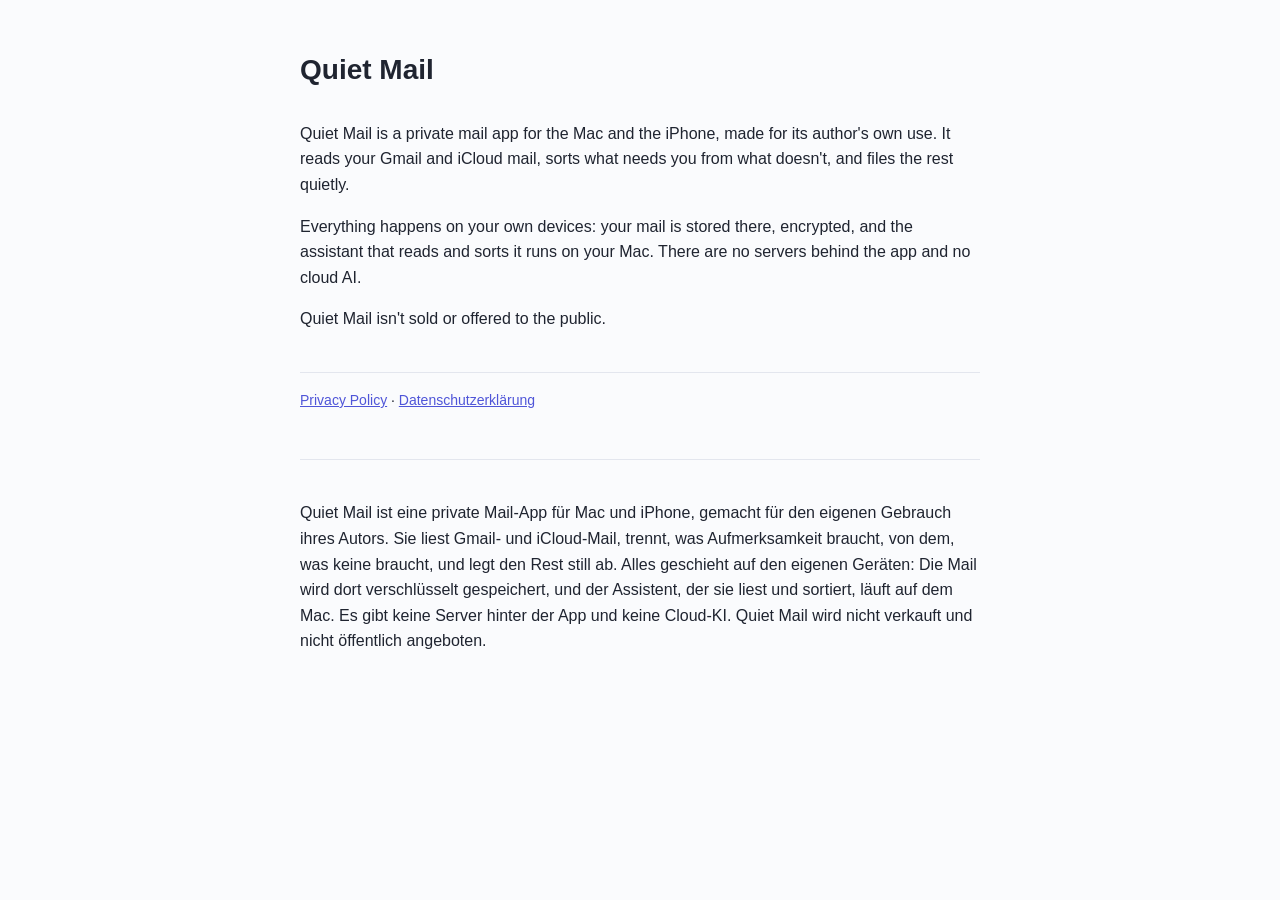
<file: index.html>
<!doctype html>
<html lang="en">
<head>
<meta charset="utf-8">
<meta name="viewport" content="width=device-width, initial-scale=1">
<title>Quiet Mail</title>
<link rel="stylesheet" href="style.css">
</head>
<body>
<main>
<header><h1>Quiet Mail</h1></header>
<p>Quiet Mail is a private mail app for the Mac and the iPhone, made for its author's own use. It reads your Gmail and iCloud mail, sorts what needs you from what doesn't, and files the rest quietly.</p>
<p>Everything happens on your own devices: your mail is stored there, encrypted, and the assistant that reads and sorts it runs on your Mac. There are no servers behind the app and no cloud AI.</p>
<p>Quiet Mail isn't sold or offered to the public.</p>
<nav><a href="privacy.html">Privacy Policy</a> · <a href="privacy.html#de">Datenschutzerklärung</a></nav>
<section class="lang" lang="de">
<p>Quiet Mail ist eine private Mail-App für Mac und iPhone, gemacht für den eigenen Gebrauch ihres Autors. Sie liest Gmail- und iCloud-Mail, trennt, was Aufmerksamkeit braucht, von dem, was keine braucht, und legt den Rest still ab. Alles geschieht auf den eigenen Geräten: Die Mail wird dort verschlüsselt gespeichert, und der Assistent, der sie liest und sortiert, läuft auf dem Mac. Es gibt keine Server hinter der App und keine Cloud-KI. Quiet Mail wird nicht verkauft und nicht öffentlich angeboten.</p>
</section>
</main>
</body>
</html>
</file>
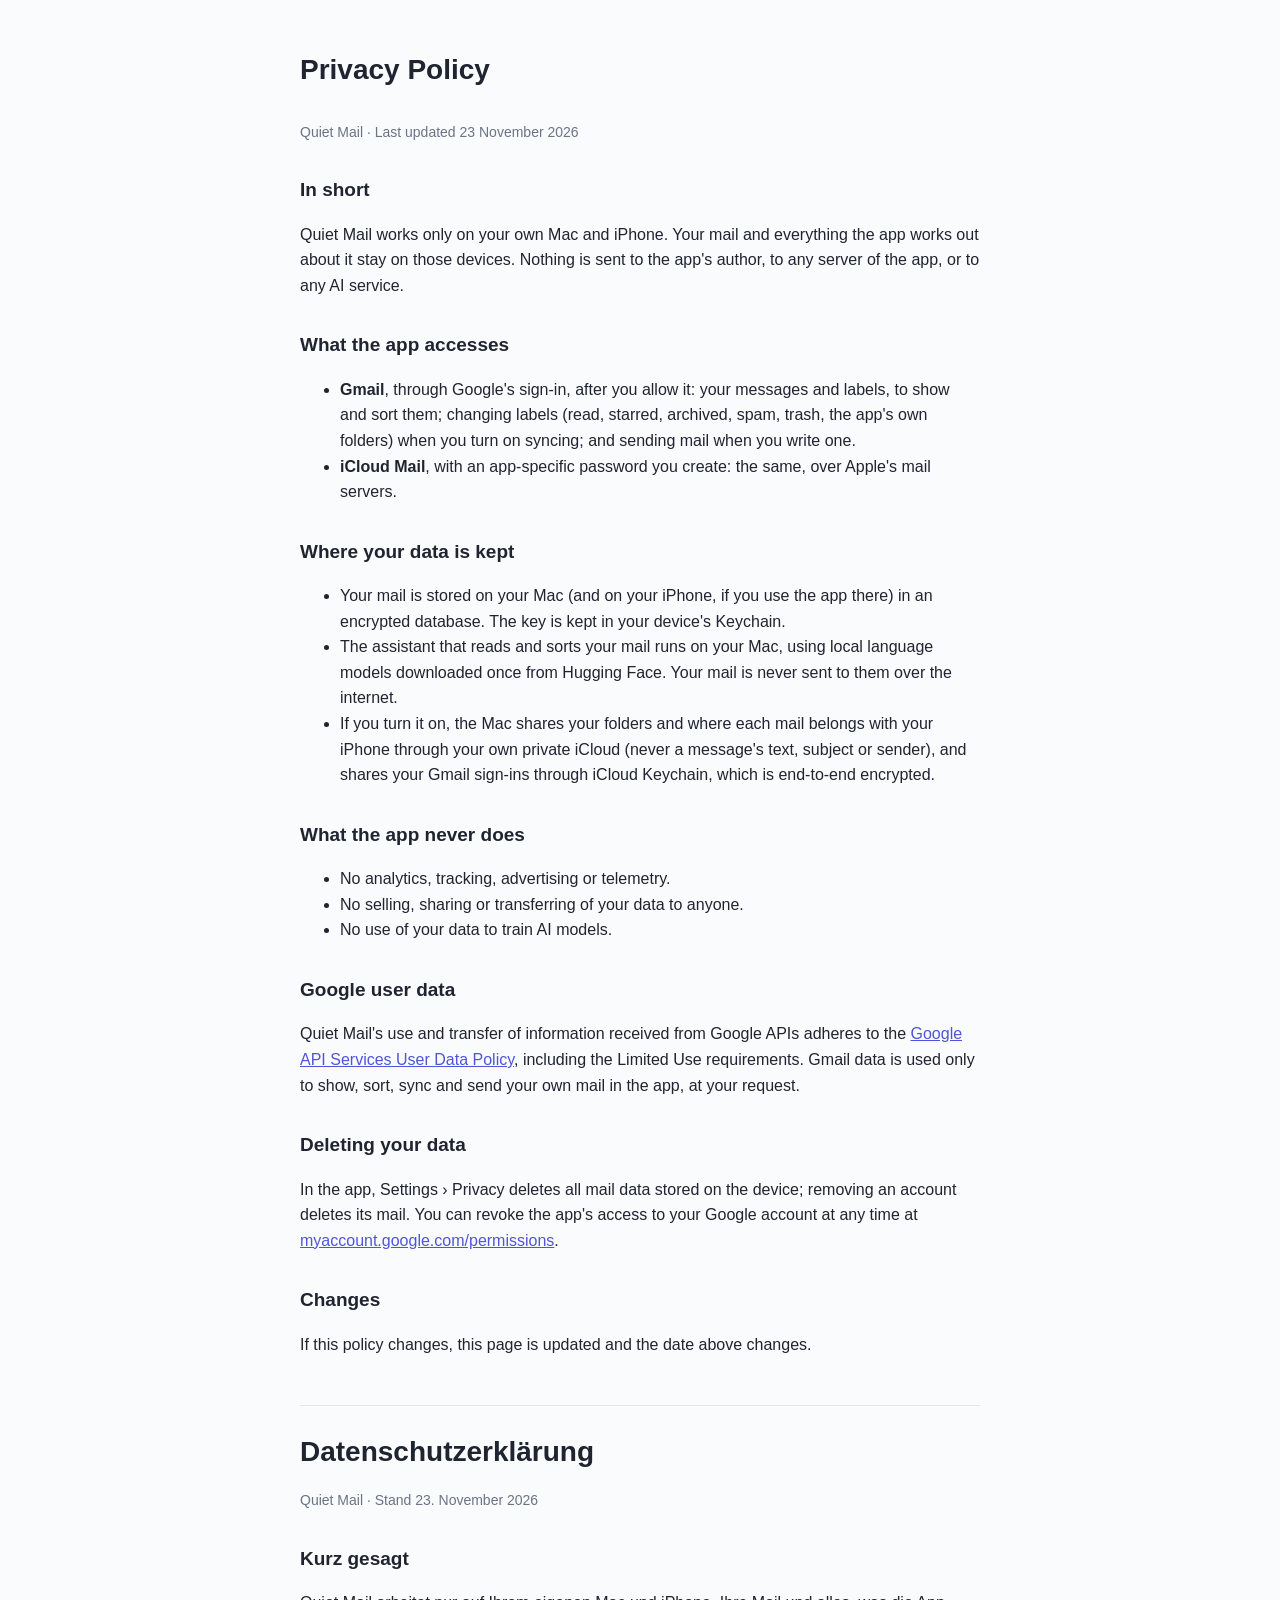
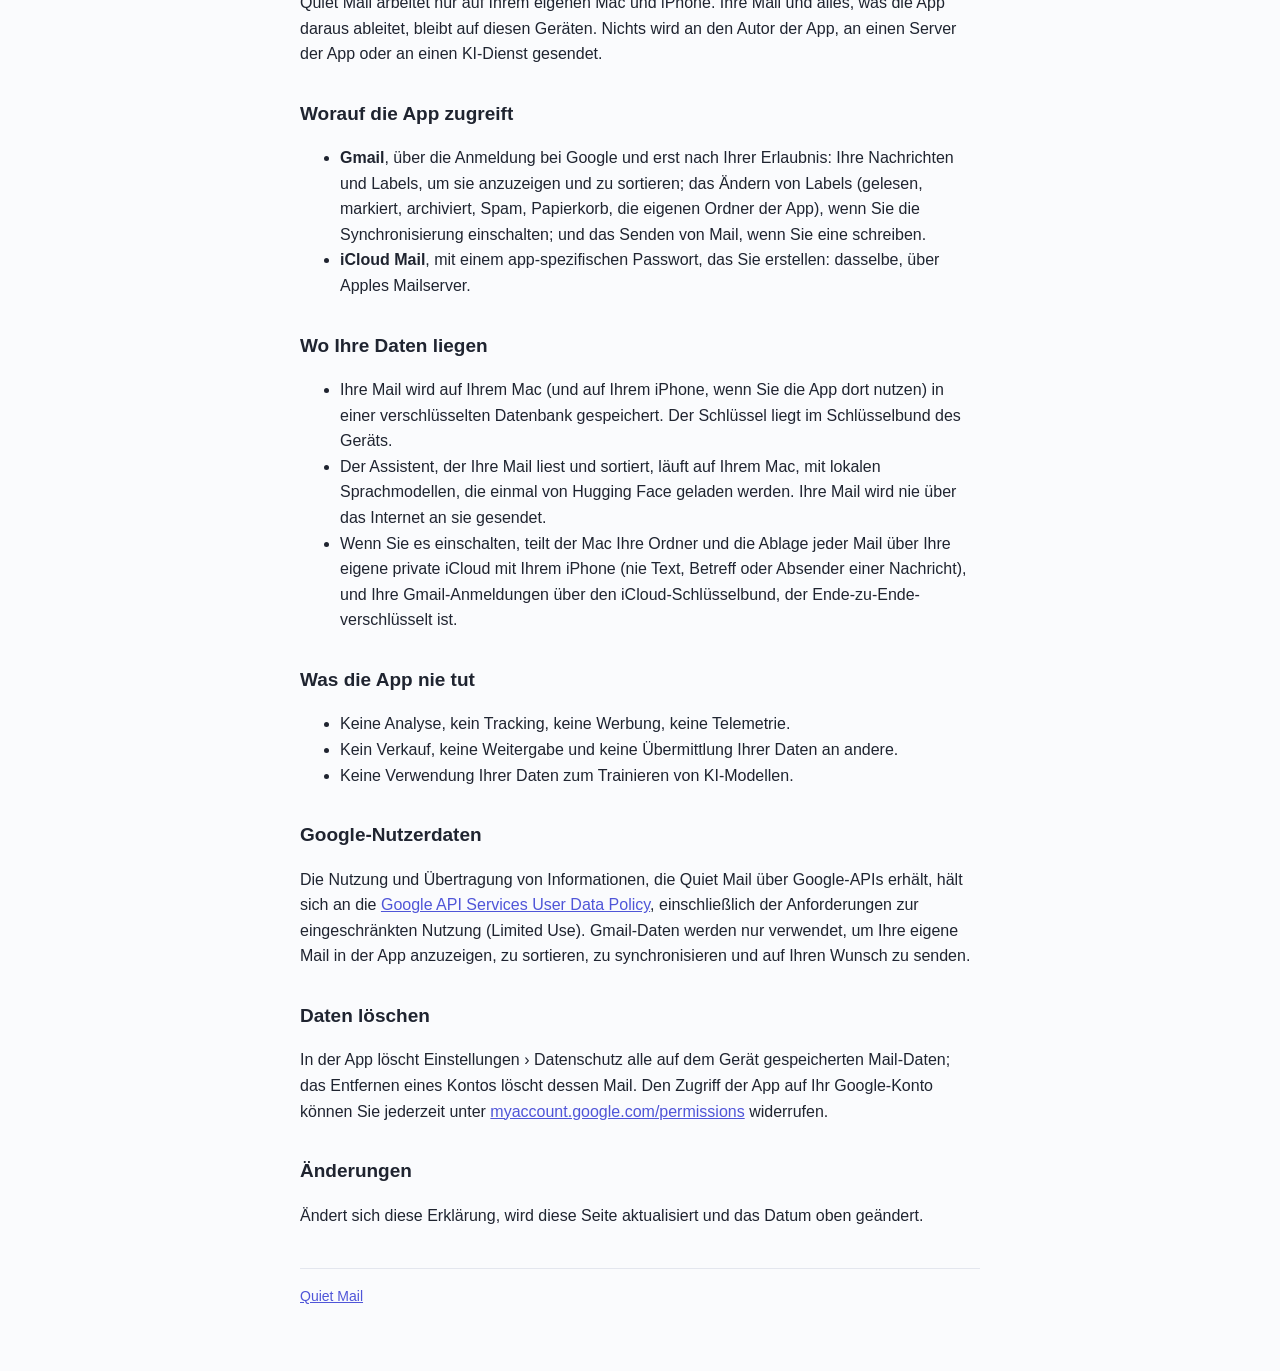
<file: privacy.html>
<!doctype html>
<html lang="en">
<head>
<meta charset="utf-8">
<meta name="viewport" content="width=device-width, initial-scale=1">
<title>Quiet Mail Privacy Policy</title>
<link rel="stylesheet" href="style.css">
</head>
<body>
<main>
<header><h1>Privacy Policy</h1></header>
<p class="muted">Quiet Mail · Last updated 23 November 2026</p>

<h2>In short</h2>
<p>Quiet Mail works only on your own Mac and iPhone. Your mail and everything the app works out about it stay on those devices. Nothing is sent to the app's author, to any server of the app, or to any AI service.</p>

<h2>What the app accesses</h2>
<ul>
<li><strong>Gmail</strong>, through Google's sign-in, after you allow it: your messages and labels, to show and sort them; changing labels (read, starred, archived, spam, trash, the app's own folders) when you turn on syncing; and sending mail when you write one.</li>
<li><strong>iCloud Mail</strong>, with an app-specific password you create: the same, over Apple's mail servers.</li>
</ul>

<h2>Where your data is kept</h2>
<ul>
<li>Your mail is stored on your Mac (and on your iPhone, if you use the app there) in an encrypted database. The key is kept in your device's Keychain.</li>
<li>The assistant that reads and sorts your mail runs on your Mac, using local language models downloaded once from Hugging Face. Your mail is never sent to them over the internet.</li>
<li>If you turn it on, the Mac shares your folders and where each mail belongs with your iPhone through your own private iCloud (never a message's text, subject or sender), and shares your Gmail sign-ins through iCloud Keychain, which is end-to-end encrypted.</li>
</ul>

<h2>What the app never does</h2>
<ul>
<li>No analytics, tracking, advertising or telemetry.</li>
<li>No selling, sharing or transferring of your data to anyone.</li>
<li>No use of your data to train AI models.</li>
</ul>

<h2>Google user data</h2>
<p>Quiet Mail's use and transfer of information received from Google APIs adheres to the <a href="https://developers.google.com/terms/api-services-user-data-policy">Google API Services User Data Policy</a>, including the Limited Use requirements. Gmail data is used only to show, sort, sync and send your own mail in the app, at your request.</p>

<h2>Deleting your data</h2>
<p>In the app, Settings › Privacy deletes all mail data stored on the device; removing an account deletes its mail. You can revoke the app's access to your Google account at any time at <a href="https://myaccount.google.com/permissions">myaccount.google.com/permissions</a>.</p>

<h2>Changes</h2>
<p>If this policy changes, this page is updated and the date above changes.</p>

<section class="lang" id="de" lang="de">
<h1>Datenschutzerklärung</h1>
<p class="muted">Quiet Mail · Stand 23. November 2026</p>

<h2>Kurz gesagt</h2>
<p>Quiet Mail arbeitet nur auf Ihrem eigenen Mac und iPhone. Ihre Mail und alles, was die App daraus ableitet, bleibt auf diesen Geräten. Nichts wird an den Autor der App, an einen Server der App oder an einen KI-Dienst gesendet.</p>

<h2>Worauf die App zugreift</h2>
<ul>
<li><strong>Gmail</strong>, über die Anmeldung bei Google und erst nach Ihrer Erlaubnis: Ihre Nachrichten und Labels, um sie anzuzeigen und zu sortieren; das Ändern von Labels (gelesen, markiert, archiviert, Spam, Papierkorb, die eigenen Ordner der App), wenn Sie die Synchronisierung einschalten; und das Senden von Mail, wenn Sie eine schreiben.</li>
<li><strong>iCloud Mail</strong>, mit einem app-spezifischen Passwort, das Sie erstellen: dasselbe, über Apples Mailserver.</li>
</ul>

<h2>Wo Ihre Daten liegen</h2>
<ul>
<li>Ihre Mail wird auf Ihrem Mac (und auf Ihrem iPhone, wenn Sie die App dort nutzen) in einer verschlüsselten Datenbank gespeichert. Der Schlüssel liegt im Schlüsselbund des Geräts.</li>
<li>Der Assistent, der Ihre Mail liest und sortiert, läuft auf Ihrem Mac, mit lokalen Sprachmodellen, die einmal von Hugging Face geladen werden. Ihre Mail wird nie über das Internet an sie gesendet.</li>
<li>Wenn Sie es einschalten, teilt der Mac Ihre Ordner und die Ablage jeder Mail über Ihre eigene private iCloud mit Ihrem iPhone (nie Text, Betreff oder Absender einer Nachricht), und Ihre Gmail-Anmeldungen über den iCloud-Schlüsselbund, der Ende-zu-Ende-verschlüsselt ist.</li>
</ul>

<h2>Was die App nie tut</h2>
<ul>
<li>Keine Analyse, kein Tracking, keine Werbung, keine Telemetrie.</li>
<li>Kein Verkauf, keine Weitergabe und keine Übermittlung Ihrer Daten an andere.</li>
<li>Keine Verwendung Ihrer Daten zum Trainieren von KI-Modellen.</li>
</ul>

<h2>Google-Nutzerdaten</h2>
<p>Die Nutzung und Übertragung von Informationen, die Quiet Mail über Google-APIs erhält, hält sich an die <a href="https://developers.google.com/terms/api-services-user-data-policy">Google API Services User Data Policy</a>, einschließlich der Anforderungen zur eingeschränkten Nutzung (Limited Use). Gmail-Daten werden nur verwendet, um Ihre eigene Mail in der App anzuzeigen, zu sortieren, zu synchronisieren und auf Ihren Wunsch zu senden.</p>

<h2>Daten löschen</h2>
<p>In der App löscht Einstellungen › Datenschutz alle auf dem Gerät gespeicherten Mail-Daten; das Entfernen eines Kontos löscht dessen Mail. Den Zugriff der App auf Ihr Google-Konto können Sie jederzeit unter <a href="https://myaccount.google.com/permissions">myaccount.google.com/permissions</a> widerrufen.</p>

<h2>Änderungen</h2>
<p>Ändert sich diese Erklärung, wird diese Seite aktualisiert und das Datum oben geändert.</p>
</section>

<nav><a href="index.html">Quiet Mail</a></nav>
</main>
</body>
</html>
</file>
<file: style.css>
:root { --bg: #fafbfd; --text: #1f2430; --muted: #6b7385; --accent: #4f55d8; --line: #e3e6ee; }
@media (prefers-color-scheme: dark) { :root { --bg: #16181d; --text: #eceef3; --muted: #9aa1b2; --accent: #8a8ff0; --line: #2a2e37; } }
* { box-sizing: border-box; }
body { margin: 0; background: var(--bg); color: var(--text); font: 16px/1.6 -apple-system, BlinkMacSystemFont, "Helvetica Neue", Arial, sans-serif; }
main { max-width: 720px; margin: 0 auto; padding: 48px 20px 64px; }
header { display: flex; align-items: center; gap: 14px; margin-bottom: 28px; }
header img { width: 56px; height: 56px; border-radius: 13px; }
h1 { font-size: 28px; margin: 0; }
h2 { font-size: 19px; margin: 32px 0 8px; }
p, li { color: var(--text); }
.muted { color: var(--muted); font-size: 14px; }
a { color: var(--accent); }
nav { margin-top: 40px; padding-top: 16px; border-top: 1px solid var(--line); font-size: 14px; }
.lang { margin-top: 48px; padding-top: 24px; border-top: 1px solid var(--line); }
</file>
